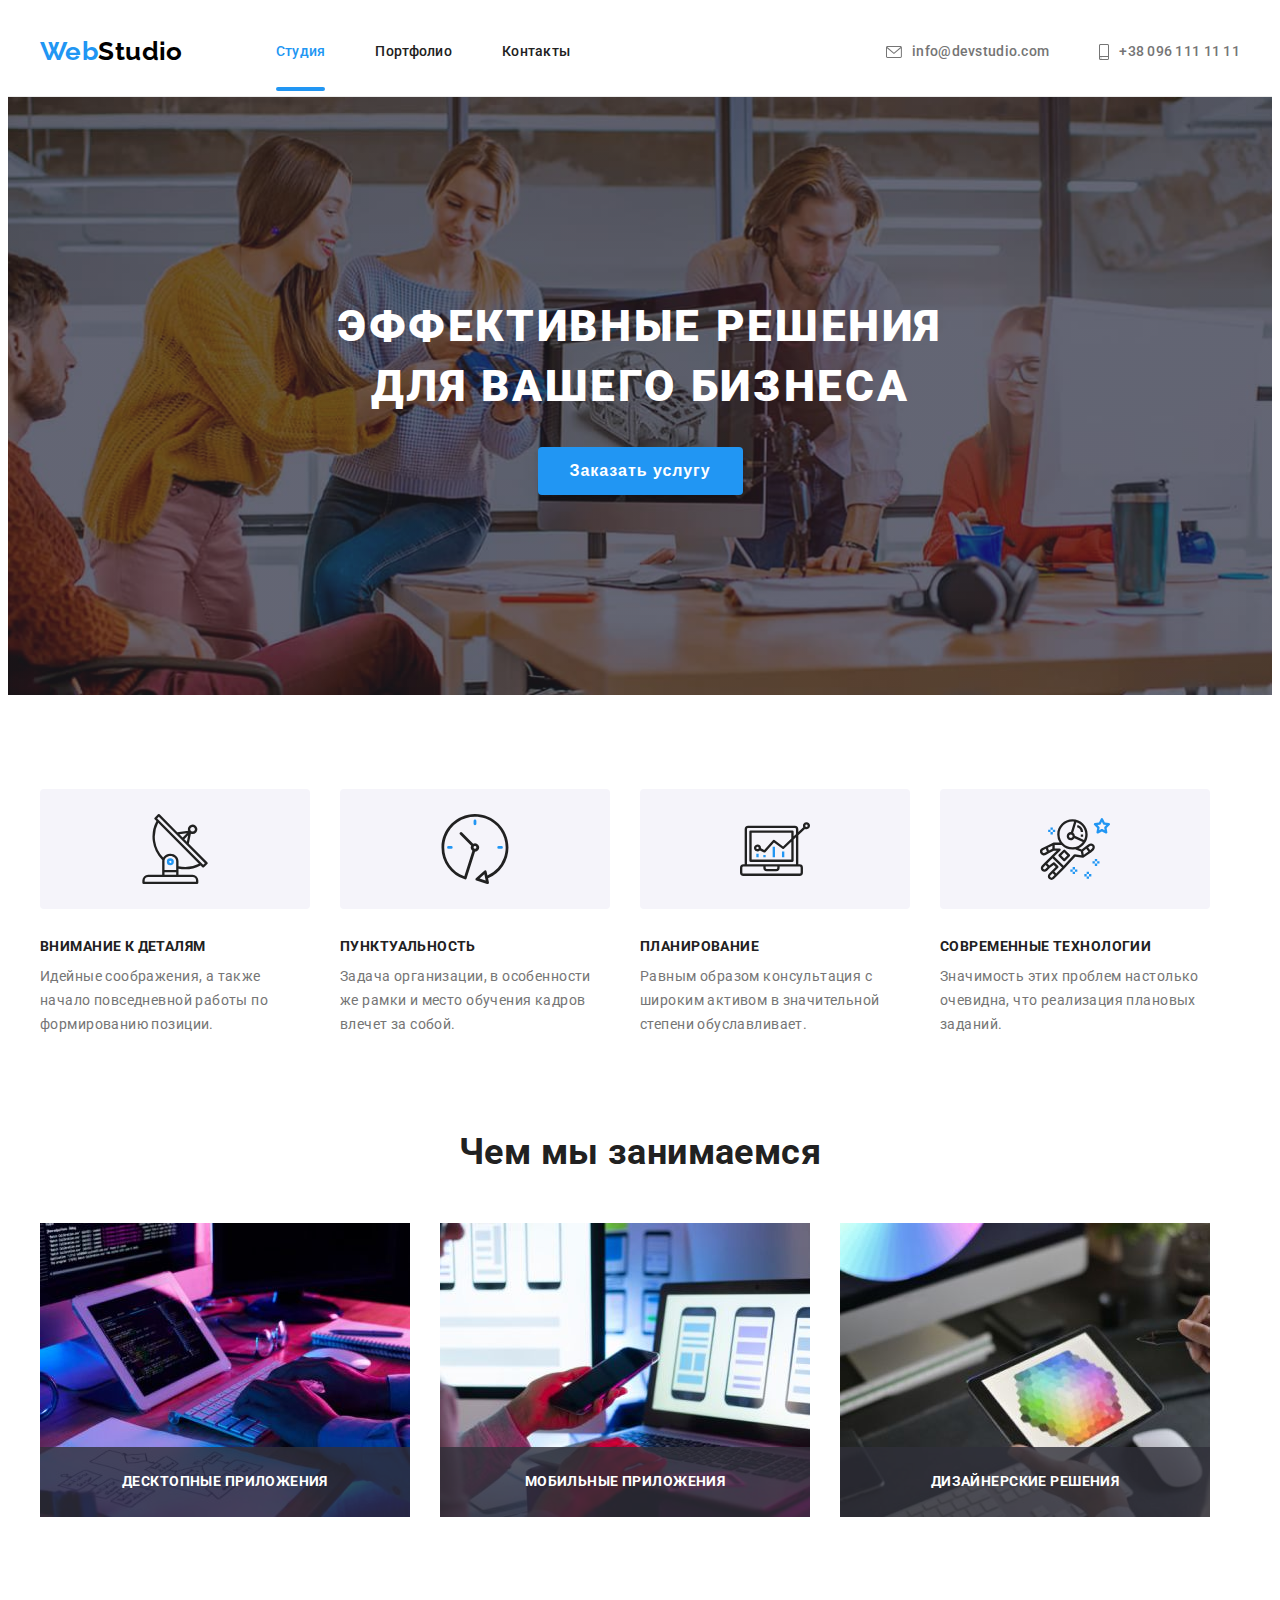
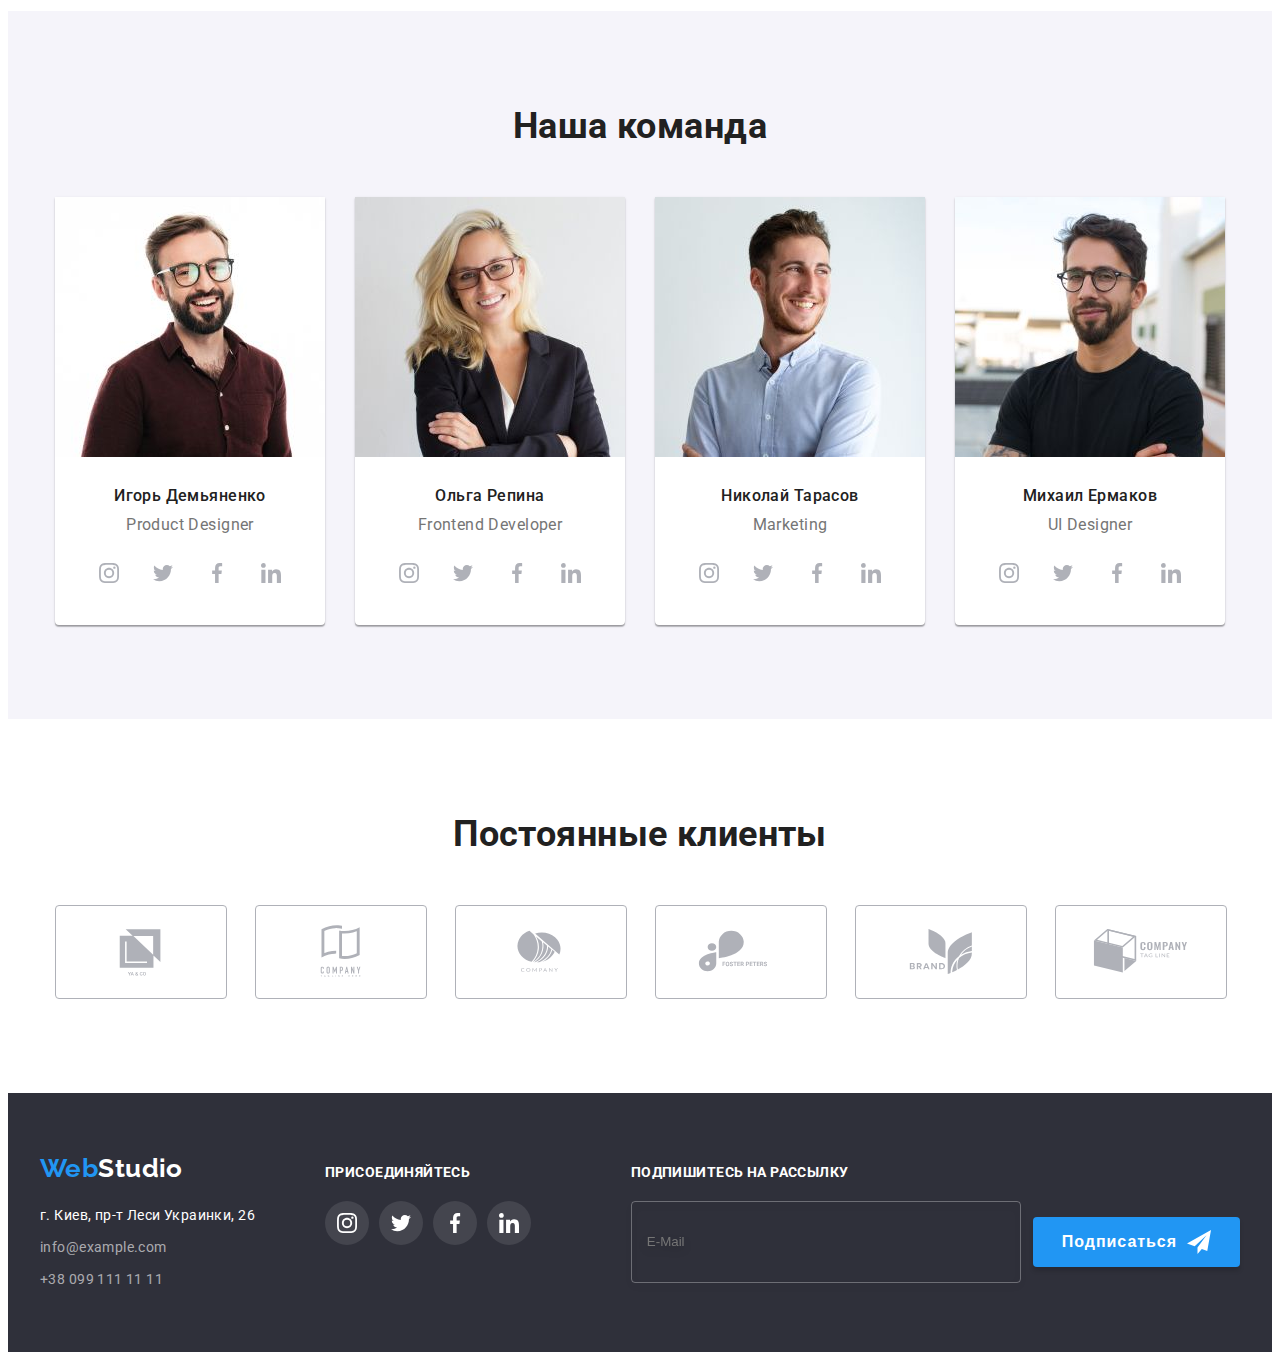
<file: index.html>
<!DOCTYPE html>
<html lang="ru">
  <head>
    <meta charset="UTF-8" />
    <meta http-equiv="X-UA-Compatible" content="IE=edge" />
    <meta name="viewport" content="width=device-width, initial-scale=1.0" />
    <title>Студия</title>
    <link rel="preconnect" href="https://fonts.googleapis.com" />
    <link rel="preconnect" href="https://fonts.gstatic.com" crossorigin />
    <link
      href="https://fonts.googleapis.com/css2?family=Raleway:wght@700&family=Roboto:wght@400;500;700;900&display=swap"
      rel="stylesheet"
    />
    <link
      rel="stylesheet"
      href="https://cdnjs.cloudflare.com/ajax/libs/modern-normalize/1.1.0/modern-normalize.min.css"
      integrity="sha512-wpPYUAdjBVSE4KJnH1VR1HeZfpl1ub8YT/NKx4PuQ5NmX2tKuGu6U/JRp5y+Y8XG2tV+wKQpNHVUX03MfMFn9Q=="
      crossorigin="anonymous"
      referrerpolicy="no-referrer"
    />
    <!-- <link
      rel="stylesheet"
      href="https://cdnjs.cloudflare.com/ajax/libs/modern-normalize/1.1.0/modern-normalize.min.css"
    /> -->
    <link rel="stylesheet" href="./css/main.min.css" />
  </head>
  <body>
    <!-- Header -->
    <header class="header">
      <div class="container container--flex">
        <a class="logo main-nav__logo" href="./index.html"
          >Web<span class="logo__part--black">Studio</span></a
        >

        <button
          type="button"
          class="menu-button"
          aria-expanded="false"
          aria-controls="menu-container"
          data-menu-button
        >
          <svg
            class="menu-button__icon"
            width="40"
            height="40"
            aria-label="Переключатель мобильного меню"
          >
            <use
              class="icon-menu-close"
              href="./images/icons.svg#icon-menu-close"
            ></use>
            <use
              class="icon-menu-open"
              href="./images/icons.svg#icon-menu-open"
            ></use>
          </svg>
        </button>
        <!-- Навигация -->
        <div class="menu-container" id="menu-container" data-menu>
          <nav class="main-nav">
            <ul class="main-nav__list">
              <li class="main-nav__item">
                <a
                  class="main-nav__link main-nav__link--highlighted"
                  href="./index.html"
                  >Студия</a
                >
              </li>
              <li class="main-nav__item">
                <a class="main-nav__link" href="./portfolio.html">Портфолио</a>
              </li>
              <li class="main-nav__item">
                <a class="main-nav__link" href="">Контакты</a>
              </li>
            </ul>
          </nav>
          <!-- Контакты -->
          <ul class="contacts">
            <li class="contacts__item">
              <a class="contacts__link" href="tel:+380961111111">
                <svg class="contacts__icon" width="10" height="16">
                  <use href="./images/icons.svg#icon-smartphone"></use>
                </svg>
                +38 096 111 11 11</a
              >
            </li>
            <li class="contacts__item">
              <a class="contacts__link" href="mailto:info@devstudio.com">
                <svg class="contacts__icon" width="16" height="12">
                  <use href="./images/icons.svg#icon-envelope"></use>
                </svg>
                info@devstudio.com</a
              >
            </li>
          </ul>
          <ul class="list social-list header__social-list">
            <li class="header-social__item" lang="en">
              <a class="header-social__link" href="">Instagram</a>
            </li>
            <li class="header-social__item" lang="en">
              <a class="header-social__link" href="">Twitter</a>
            </li>
            <li class="header-social__item" lang="en">
              <a class="header-social__link" href="">Facebook</a>
            </li>
            <li class="header-social__item" lang="en">
              <a class="header-social__link" href="">LinkedIn</a>
            </li>
          </ul>
        </div>
      </div>
    </header>
    <!-- Main -->
    <main>
      <!-- Секция1 -->
      <section class="hero">
        <div class="container">
          <h1 class="hero__title">
            Эффективные решения <br />
            для вашего бизнеса
          </h1>
          <button class="button hero__button" type="button" data-modal-open>
            Заказать услугу
          </button>
        </div>
      </section>
      <!-- Наши преимущества -->
      <section class="section section--NoBtmPdn benefits">
        <div class="container">
          <h2 class="section__title section__title--visually-hidden">
            Наши преимущества
          </h2>
          <ul class="benefits__list">
            <li class="benefits__item">
              <div class="benefits__icon-wrap">
                <svg class="benefits__icon" width="70" height="70">
                  <use href="./images/icons.svg#icon-antenna"></use>
                </svg>
              </div>
              <h3 class="benefits__title">Внимание к деталям</h3>
              <p class="benefits__description">
                Идейные соображения, а также начало повседневной работы по
                формированию позиции.
              </p>
            </li>
            <li class="benefits__item">
              <div class="benefits__icon-wrap">
                <svg class="benefits__icon" width="70" height="70">
                  <use href="./images/icons.svg#icon-clock"></use>
                </svg>
              </div>
              <h3 class="benefits__title">Пунктуальность</h3>
              <p class="benefits__description">
                Задача организации, в особенности же рамки и место обучения
                кадров влечет за собой.
              </p>
            </li>
            <li class="benefits__item">
              <div class="benefits__icon-wrap">
                <svg class="benefits__icon" width="70" height="70">
                  <use href="./images/icons.svg#icon-diagram"></use>
                </svg>
              </div>
              <h3 class="benefits__title">Планирование</h3>
              <p class="benefits__description">
                Равным образом консультация с широким активом в значительной
                степени обуславливает.
              </p>
            </li>
            <li class="benefits__item">
              <div class="benefits__icon-wrap">
                <svg class="benefits__icon" width="70" height="70">
                  <use href="./images/icons.svg#icon-astronaut"></use>
                </svg>
              </div>
              <h3 class="benefits__title">Современные технологии</h3>
              <p class="benefits__description">
                Значимость этих проблем настолько очевидна, что реализация
                плановых заданий.
              </p>
            </li>
          </ul>
        </div>
      </section>
      <!-- Чем мы занимаемся -->
      <section class="section services">
        <div class="container">
          <h2 class="section__title">Чем мы занимаемся</h2>
          <ul class="services__list">
            <li class="services__item">
              <a class="services__link" href="">
                <picture>
                  <source
                    srcset="
                      ./images/html-coding@1x-lg.jpg 1x,
                      ./images/html-coding@2x-lg.jpg 2x
                    "
                  />

                  <img
                    class="services__pic services__pic--no-gap"
                    src="./images/html-coding.jpg"
                    alt="Верстка"
                  />
                </picture>

                <h3 class="services__name">Десктопные приложения</h3></a
              >
            </li>
            <li class="services__item">
              <a class="services__link" href="">
                <picture>
                  <source
                    srcset="
                      ./images/mobile-adaption@1x-lg.jpg 1x,
                      ./images/mobile-adaption@2x-lg.jpg 2x
                    "
                  />

                  <img
                    class="services__pic services__pic--no-gap"
                    src="./images/mobile-adaptation.jpg"
                    alt="Адаптация под мобильные утройства"
                  />
                </picture>

                <h3 class="services__name">Мобильные приложения</h3></a
              >
            </li>
            <li class="services__item">
              <a class="services__link" href="">
                <picture>
                  <source
                    srcset="
                      ./images/styling@1x-lg.jpg 1x,
                      ./images/styling@2x-lg.jpg 2x
                    "
                  />

                  <img
                    class="services__pic services__pic--no-gap"
                    src="./images/styling.jpg"
                    alt="Стилизация"
                  />
                </picture>

                <h3 class="services__name">Дизайнерские решения</h3></a
              >
            </li>
          </ul>
        </div>
      </section>
      <!-- Наша команда -->
      <section class="section section--grey team">
        <div class="container">
          <h2 class="title section__title">Наша команда</h2>
          <ul class="team__list">
            <li class="team__item">
              <picture>
                <source
                  media="(min-width: 1200px)"
                  srcset="
                    ./images/igor-demianenko@1x-lg.jpg 1x,
                    ./images/igor-demianenko@2x-lg.jpg 2x
                  "
                />

                <source
                  media="(min-width: 768px)"
                  srcset="
                    ./images/igor-demianenko@1x-md.jpg 1x,
                    ./images/igor-demianenko@2x-md.jpg 2x
                  "
                />

                <source
                  media="(max-width: 767px)"
                  srcset="
                    ./images/igor-demianenko@1x-sm.jpg 1x,
                    ./images/igor-demianenko@2x-sm.jpg 2x
                  "
                />

                <img
                  class="team__pic team__pic--no-gap"
                  src="./images/igor-demianenko@1x-sm.jpg"
                  alt="Игорь Демьяненко"
                />
              </picture>

              <h3 class="team__member">Игорь Демьяненко</h3>
              <p class="team__position">Product Designer</p>
              <ul class="social-list team__social-list">
                <li class="social-list__item">
                  <a
                    class="social-list__link"
                    href=""
                    target="_blank"
                    rel="noopener noreferrer"
                  >
                    <svg class="social-list__icon" width="20" height="20">
                      <use href="./images/icons.svg#icon-instagram"></use>
                    </svg>
                  </a>
                </li>
                <li class="social-list__item">
                  <a
                    class="social-list__link"
                    href=""
                    target="_blank"
                    rel="noopener noreferrer"
                  >
                    <svg class="social-list__icon" width="20" height="20">
                      <use href="./images/icons.svg#icon-twitter"></use>
                    </svg>
                  </a>
                </li>
                <li class="social-list__item">
                  <a
                    class="social-list__link"
                    href=""
                    target="_blank"
                    rel="noopener noreferrer"
                  >
                    <svg class="social-list__icon" width="20" height="20">
                      <use href="./images/icons.svg#icon-facebook"></use>
                    </svg>
                  </a>
                </li>
                <li class="social-list__item">
                  <a
                    class="social-list__link"
                    href=""
                    target="_blank"
                    rel="noopener noreferrer"
                  >
                    <svg class="social-list__icon" width="20" height="20">
                      <use href="./images/icons.svg#icon-linkedin"></use>
                    </svg>
                  </a>
                </li>
              </ul>
            </li>
            <li class="team__item">
              <picture>
                <source
                  media="(min-width: 1200px)"
                  srcset="
                    ./images/olga-repina@1x-lg.jpg 1x,
                    ./images/olga-repina@2x-lg.jpg 2x
                  "
                />

                <source
                  media="(min-width: 768px)"
                  srcset="
                    ./images/olga-repina@1x-md.jpg 1x,
                    ./images/olga-repina@2x-md.jpg 2x
                  "
                />

                <source
                  media="(max-width: 767px)"
                  srcset="
                    ./images/olga-repina@1x-sm.jpg 1x,
                    ./images/olga-repina@2x-sm.jpg 2x
                  "
                />

                <img
                  class="team__pic team__pic--no-gap"
                  src="./images/olga-repina.jpg"
                  alt="Ольга Репина"
                />
              </picture>

              <h3 class="team__member">Ольга Репина</h3>
              <p class="team__position">Frontend Developer</p>
              <ul class="social-list team__social-list">
                <li class="social-list__item">
                  <a
                    class="social-list__link"
                    href=""
                    target="_blank"
                    rel="noopener noreferrer"
                  >
                    <svg class="social-list__icon" width="20" height="20">
                      <use href="./images/icons.svg#icon-instagram"></use>
                    </svg>
                  </a>
                </li>
                <li class="social-list__item">
                  <a
                    class="social-list__link"
                    href=""
                    target="_blank"
                    rel="noopener noreferrer"
                  >
                    <svg class="social-list__icon" width="20" height="20">
                      <use href="./images/icons.svg#icon-twitter"></use>
                    </svg>
                  </a>
                </li>
                <li class="social-list__item">
                  <a
                    class="social-list__link"
                    href=""
                    target="_blank"
                    rel="noopener noreferrer"
                  >
                    <svg class="social-list__icon" width="20" height="20">
                      <use href="./images/icons.svg#icon-facebook"></use>
                    </svg>
                  </a>
                </li>
                <li class="social-list__item">
                  <a
                    class="social-list__link"
                    href=""
                    target="_blank"
                    rel="noopener noreferrer"
                  >
                    <svg class="social-list__icon" width="20" height="20">
                      <use href="./images/icons.svg#icon-linkedin"></use>
                    </svg>
                  </a>
                </li>
              </ul>
            </li>
            <li class="team__item">
              <picture>
                <source
                  media="(min-width: 1200px)"
                  srcset="
                    ./images/nikolay-tarasov@1x-lg.jpg 1x,
                    ./images/nikolay-tarasov@2x-lg.jpg 2x
                  "
                />

                <source
                  media="(min-width: 768px)"
                  srcset="
                    ./images/nikolay-tarasov@1x-md.jpg 1x,
                    ./images/nikolay-tarasov@2x-md.jpg 2x
                  "
                />

                <source
                  media="(max-width: 767px)"
                  srcset="
                    ./images/nikolay-tarasov@1x-sm.jpg 1x,
                    ./images/nikolay-tarasov@2x-sm.jpg 2x
                  "
                />

                <img
                  class="team__pic team__pic--no-gap"
                  src="./images/nikolay-tarasov.jpg"
                  alt="Николай Тарасов"
                />
              </picture>

              <h3 class="team__member">Николай Тарасов</h3>
              <p class="team__position">Marketing</p>
              <ul class="social-list team__social-list">
                <li class="social-list__item">
                  <a
                    class="social-list__link"
                    href=""
                    target="_blank"
                    rel="noopener noreferrer"
                  >
                    <svg class="social-list__icon" width="20" height="20">
                      <use href="./images/icons.svg#icon-instagram"></use>
                    </svg>
                  </a>
                </li>
                <li class="social-list__item">
                  <a
                    class="social-list__link"
                    href=""
                    target="_blank"
                    rel="noopener noreferrer"
                  >
                    <svg class="social-list__icon" width="20" height="20">
                      <use href="./images/icons.svg#icon-twitter"></use>
                    </svg>
                  </a>
                </li>
                <li class="social-list__item">
                  <a
                    class="social-list__link"
                    href=""
                    target="_blank"
                    rel="noopener noreferrer"
                  >
                    <svg class="social-list__icon" width="20" height="20">
                      <use href="./images/icons.svg#icon-facebook"></use>
                    </svg>
                  </a>
                </li>
                <li class="social-list__item">
                  <a
                    class="social-list__link"
                    href=""
                    target="_blank"
                    rel="noopener noreferrer"
                  >
                    <svg class="social-list__icon" width="20" height="20">
                      <use href="./images/icons.svg#icon-linkedin"></use>
                    </svg>
                  </a>
                </li>
              </ul>
            </li>
            <li class="team__item">
              <picture>
                <source
                  media="(min-width: 1200px)"
                  srcset="
                    ./images/mihail-ermakov@1x-lg.jpg 1x,
                    ./images/mihail-ermakov@2x-lg.jpg 2x
                  "
                />

                <source
                  media="(min-width: 768px)"
                  srcset="
                    ./images/mihail-ermakov@1x-md.jpg 1x,
                    ./images/mihail-ermakov@2x-md.jpg 2x
                  "
                />

                <source
                  media="(max-width: 767px)"
                  srcset="
                    ./images/mihail-ermakov@1x-sm.jpg 1x,
                    ./images/mihail-ermakov@2x-sm.jpg 2x
                  "
                />

                <img
                  class="team__pic team__pic--no-gap"
                  src="./images/mihail-ermakov.jpg"
                  alt="Михаил Ермаков"
                />
              </picture>

              <h3 class="team__member">Михаил Ермаков</h3>
              <p class="team__position">UI Designer</p>
              <ul class="social-list team__social-list">
                <li class="social-list__item">
                  <a
                    class="social-list__link"
                    href=""
                    target="_blank"
                    rel="noopener noreferrer"
                  >
                    <svg class="social-list__icon" width="20" height="20">
                      <use href="./images/icons.svg#icon-instagram"></use>
                    </svg>
                  </a>
                </li>
                <li class="social-list__item">
                  <a
                    class="social-list__link"
                    href=""
                    target="_blank"
                    rel="noopener noreferrer"
                  >
                    <svg class="social-list__icon" width="20" height="20">
                      <use href="./images/icons.svg#icon-twitter"></use>
                    </svg>
                  </a>
                </li>
                <li class="social-list__item">
                  <a
                    class="social-list__link"
                    href=""
                    target="_blank"
                    rel="noopener noreferrer"
                  >
                    <svg class="social-list__icon" width="20" height="20">
                      <use href="./images/icons.svg#icon-facebook"></use>
                    </svg>
                  </a>
                </li>
                <li class="social-list__item">
                  <a
                    class="social-list__link"
                    href=""
                    target="_blank"
                    rel="noopener noreferrer"
                  >
                    <svg class="social-list__icon" width="20" height="20">
                      <use href="./images/icons.svg#icon-linkedin"></use>
                    </svg>
                  </a>
                </li>
              </ul>
            </li>
          </ul>
        </div>
      </section>
      <!-- Секция Клиенты -->
      <section class="section clients">
        <div class="container">
          <h2 class="title section__title">Постоянные клиенты</h2>
          <ul class="clients__list">
            <li class="clients__item">
              <a
                class="clients__link"
                href=""
                target="_blank"
                rel="noopener noreferrer"
              >
                <svg class="clients__icon" width="106" height="60">
                  <use href="./images/icons.svg#icon-logo-1"></use>
                </svg>
              </a>
            </li>
            <li class="clients__item">
              <a
                class="clients__link"
                href=""
                target="_blank"
                rel="noopener noreferrer"
              >
                <svg class="clients__icon" width="106" height="60">
                  <use href="./images/icons.svg#icon-logo-2"></use>
                </svg>
              </a>
            </li>
            <li class="clients__item">
              <a
                class="clients__link"
                href=""
                target="_blank"
                rel="noopener noreferrer"
              >
                <svg class="clients__icon" width="106" height="60">
                  <use href="./images/icons.svg#icon-logo-3"></use>
                </svg>
              </a>
            </li>
            <li class="clients__item">
              <a
                class="clients__link"
                href=""
                target="_blank"
                rel="noopener noreferrer"
              >
                <svg class="clients__icon" width="106" height="60">
                  <use href="./images/icons.svg#icon-logo-4"></use>
                </svg>
              </a>
            </li>
            <li class="clients__item">
              <a
                class="clients__link"
                href=""
                target="_blank"
                rel="noopener noreferrer"
              >
                <svg class="clients__icon" width="106" height="60">
                  <use href="./images/icons.svg#icon-logo-5"></use>
                </svg>
              </a>
            </li>
            <li class="clients__item">
              <a
                class="clients__link"
                href=""
                target="_blank"
                rel="noopener noreferrer"
              >
                <svg class="clients__icon" width="106" height="60">
                  <use href="./images/icons.svg#icon-logo-6"></use>
                </svg>
              </a>
            </li>
          </ul>
        </div>
      </section>
    </main>
    <!-- Footer -->
    <footer class="footer">
      <div class="container container--flex-baseline">
        <div class="footer__address">
          <a class="logo footer__logo" href="./index.html"
            >Web<span class="logo__part logo__part--white">Studio</span></a
          >
          <address>
            <p class="physical-address">г. Киев, пр-т Леси Украинки, 26</p>
            <br />
            <a class="contacts footer__contacts" href="mailto:info@example.com"
              >info@example.com</a
            ><br />
            <a class="contacts footer__contacts" href="tel:+380991111111"
              >+38 099 111 11 11</a
            >
          </address>
        </div>
        <div class="subscribe footer__subscribe">
          <b class="join">Присоединяйтесь</b>
          <ul class="social-list subscribe__social-list">
            <li class="subscribe__item">
              <a
                class="subscribe__link"
                href=""
                target="_blank"
                rel="noopener noreferrer"
              >
                <svg class="subscribe__icon" width="20" height="20">
                  <use href="./images/icons.svg#icon-instagram"></use>
                </svg>
              </a>
            </li>
            <li class="subscribe__item">
              <a
                class="subscribe__link"
                href=""
                target="_blank"
                rel="noopener noreferrer"
              >
                <svg class="subscribe__icon" width="20" height="20">
                  <use href="./images/icons.svg#icon-twitter"></use>
                </svg>
              </a>
            </li>
            <li class="subscribe__item">
              <a
                class="subscribe__link"
                href=""
                target="_blank"
                rel="noopener noreferrer"
              >
                <svg class="subscribe__icon" width="20" height="20">
                  <use href="./images/icons.svg#icon-facebook"></use>
                </svg>
              </a>
            </li>
            <li class="subscribe__item">
              <a
                class="subscribe__link"
                href=""
                target="_blank"
                rel="noopener noreferrer"
              >
                <svg class="subscribe__icon" width="20" height="20">
                  <use href="./images/icons.svg#icon-linkedin"></use>
                </svg>
              </a>
            </li>
          </ul>
        </div>
        <div class="subscription">
          <b class="join">Подпишитесь на рассылку</b>
          <form class="js-speaker-form">
            <div class="email--flex">
              <label
                class="email__label email__label--visually-hidden"
                for="email"
                >Почта</label
              >
              <input
                class="email__input"
                type="email"
                name="email"
                id="email"
                placeholder="E-Mail"
              />
              <button class="button subscription__button" type="submit">
                Подписаться
                <svg class="subscription__icon" width="24" height="24">
                  <use href="./images/icons.svg#icon-send"></use>
                </svg>
              </button>
            </div>
          </form>
        </div>
      </div>
    </footer>

    <div class="back-drop is-hidden" data-modal>
      <div class="modal">
        <form>
          <p class="appeal">Оставьте свои данные, мы вам перезвоним</p>

          <label class="label" for="name">Имя</label>
          <div class="input-field">
            <input class="input" type="text" name="name" id="name" />
            <svg class="input__icon" width="18" height="18">
              <use href="./images/icons.svg#icon-person"></use>
            </svg>
          </div>

          <label class="label" for="phone">Телефон</label>
          <div class="input-field">
            <input class="input" type="tel" name="tel-number" id="phone" />
            <svg class="input__icon" width="18" height="18">
              <use href="./images/icons.svg#icon-phone"></use>
            </svg>
          </div>

          <label class="label" for="email-modal">Почта</label>
          <div class="input-field">
            <input class="input" type="email" name="e-mail" id="email-modal" />
            <svg class="input__icon" width="18" height="18">
              <use href="./images/icons.svg#icon-email"></use>
            </svg>
          </div>

          <label class="label" for="comments">Комментарий</label>

          <textarea
            class="input-comments"
            name="comments"
            id="comments"
            placeholder="Введите текст"
          ></textarea>

          <!-- <div class="policy-field">
            <span class="custom-checkbox"></span>

            <label class="policy-label" for="policy">
              <input
                class="checkbox"
                type="checkbox"
                name="agreement"
                id="policy"
              />
              Соглашаюсь с рассылкой и принимаю
              <a
                class="policy-link"
                href=""
                target="_blank"
                rel="noopener noreferrer"
              >
                Условия договора</a
              >
            </label>
          </div> -->

          <label class="policy-label">
            <input
              class="checkbox"
              type="checkbox"
              name="agreement"
              id="policy1"
            />
            <span class="custom-checkbox"></span>
            <span
              >Соглашаюсь с рассылкой и принимаю
              <a
                class="policy-link"
                href=""
                target="_blank"
                rel="noopener noreferrer"
              >
                Условия договора</a
              ></span
            >
          </label>

          <button class="send-button" type="submit">Отправить</button>
        </form>

        <button class="close-button" type="button" data-modal-close>
          <svg class="close-icon" width="18" height="18">
            <use href="./images/icons.svg#icon-close"></use>
          </svg>
        </button>
      </div>
    </div>

    <script src="./js/mobile-menu.js"></script>
    <script src="./js/subscription.js"></script>
    <script src="./js/modal.js"></script>
  </body>
</html>
</file>
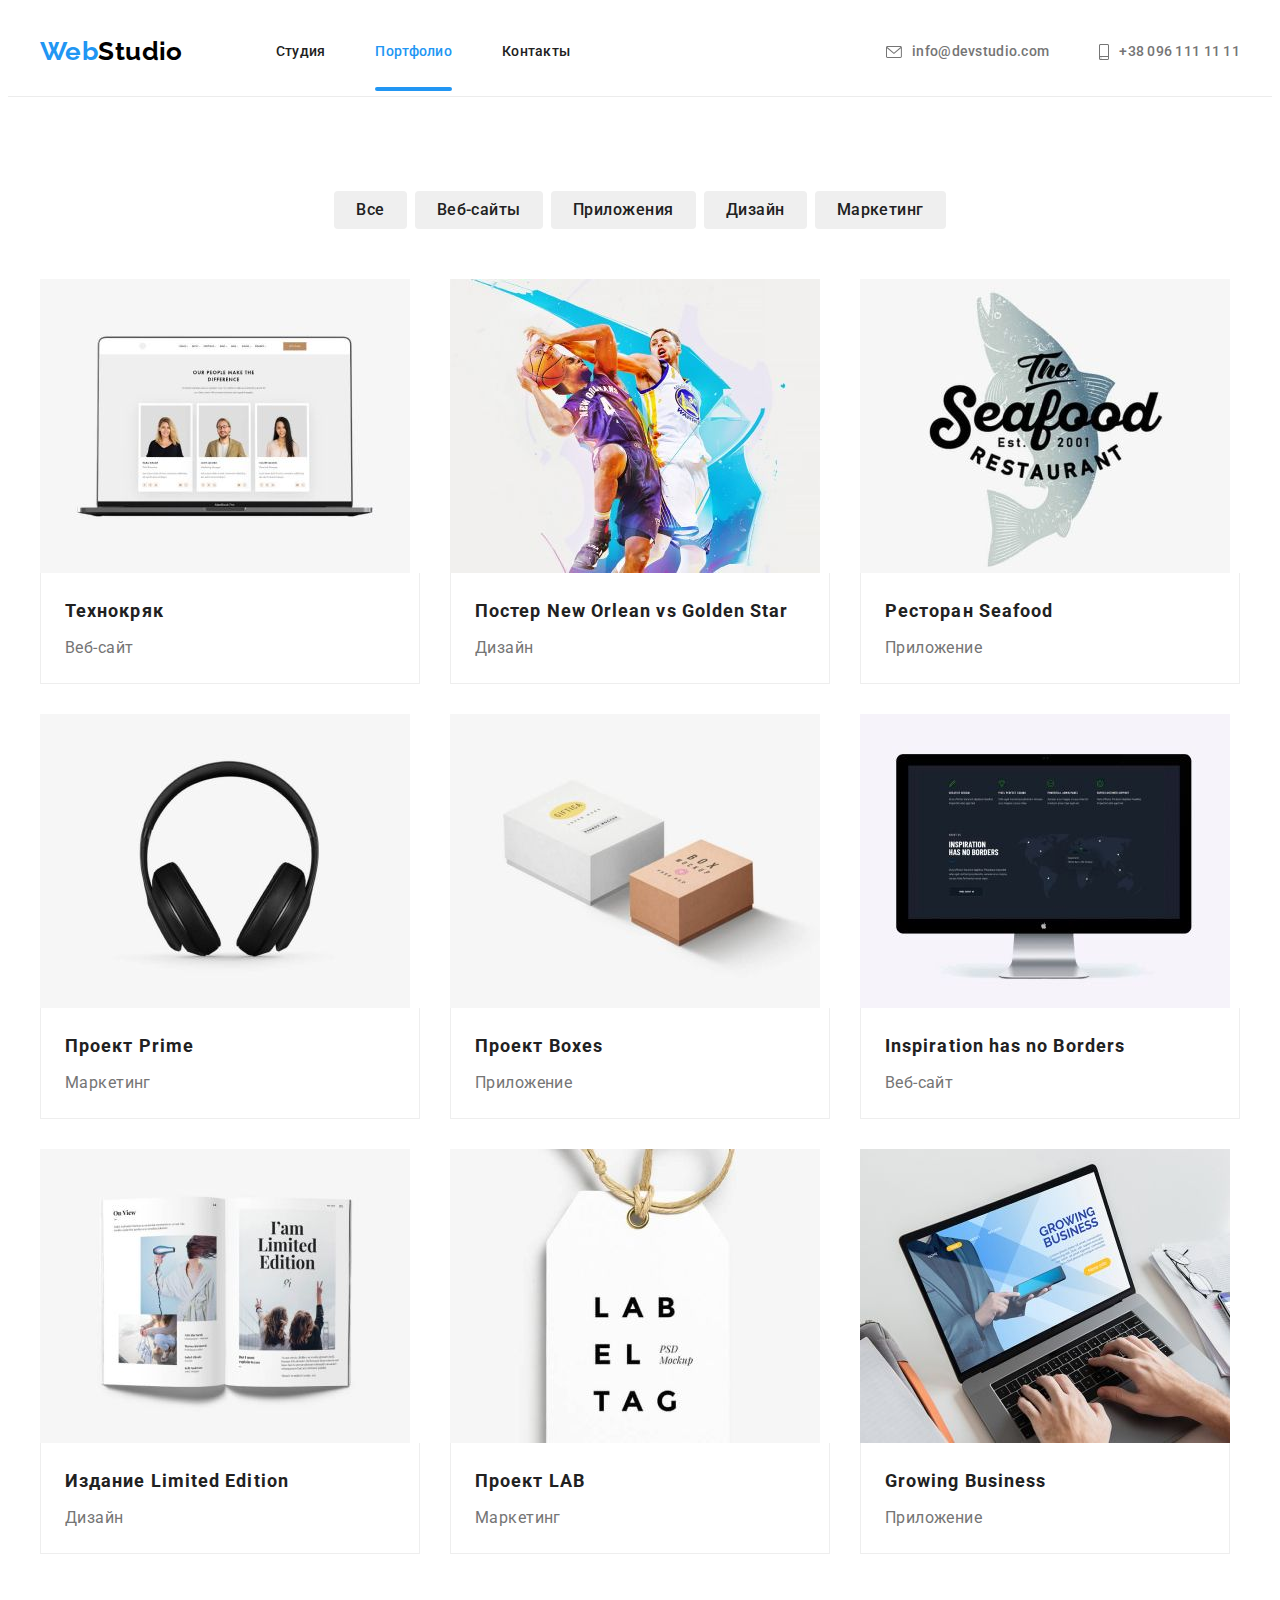
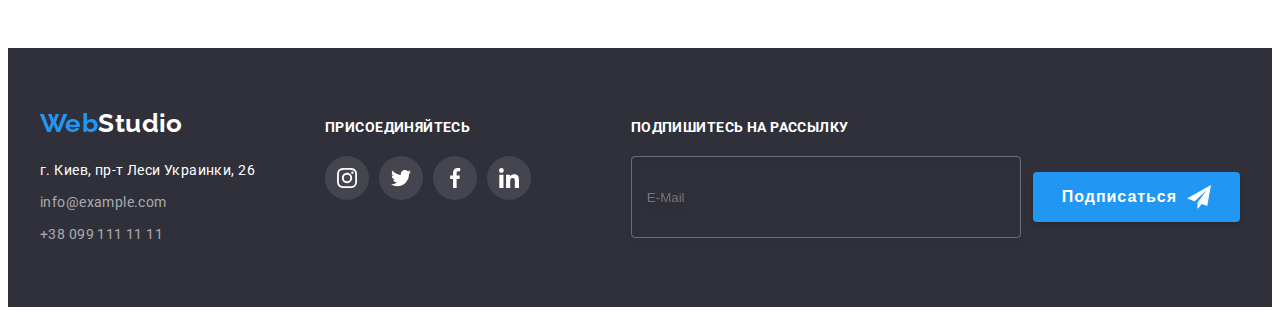
<file: portfolio.html>
<!DOCTYPE html>
<html lang="ru">
  <head>
    <meta charset="UTF-8" />
    <meta http-equiv="X-UA-Compatible" content="IE=edge" />
    <meta name="viewport" content="width=device-width, initial-scale=1.0" />
    <title>Портфолио</title>
    <link rel="preconnect" href="https://fonts.googleapis.com" />
    <link rel="preconnect" href="https://fonts.gstatic.com" crossorigin />
    <link
      href="https://fonts.googleapis.com/css2?family=Raleway:wght@700&family=Roboto:wght@400;500;700;900&display=swap"
      rel="stylesheet"
    />
    <link
      rel="stylesheet"
      href="https://cdnjs.cloudflare.com/ajax/libs/modern-normalize/1.1.0/modern-normalize.min.css"
      integrity="sha512-wpPYUAdjBVSE4KJnH1VR1HeZfpl1ub8YT/NKx4PuQ5NmX2tKuGu6U/JRp5y+Y8XG2tV+wKQpNHVUX03MfMFn9Q=="
      crossorigin="anonymous"
      referrerpolicy="no-referrer"
    />
    <!-- <link
      rel="stylesheet"
      href="https://cdnjs.cloudflare.com/ajax/libs/modern-normalize/1.1.0/modern-normalize.min.css"
    /> -->
    <link rel="stylesheet" href="./css/main.min.css" />
  </head>
  <body>
    <!-- Header -->
    <header class="header">
      <div class="container container--flex">
        <a class="logo main-nav__logo" href="./index.html"
          >Web<span class="logo__part--black">Studio</span></a
        >

        <button
          type="button"
          class="menu-button"
          aria-expanded="false"
          aria-controls="menu-container"
          data-menu-button
        >
          <svg
            class="menu-button__icon"
            width="40"
            height="40"
            aria-label="Переключатель мобильного меню"
          >
            <use
              class="icon-menu-close"
              href="./images/icons.svg#icon-menu-close"
            ></use>
            <use
              class="icon-menu-open"
              href="./images/icons.svg#icon-menu-open"
            ></use>
          </svg>
        </button>
        <!-- Навигация -->
        <div class="menu-container" id="menu-container" data-menu>
          <nav class="main-nav">
            <ul class="main-nav__list">
              <li class="main-nav__item">
                <a class="main-nav__link" href="./index.html">Студия</a>
              </li>
              <li class="main-nav__item">
                <a
                  class="main-nav__link main-nav__link--highlighted"
                  href="./portfolio.html"
                  >Портфолио</a
                >
              </li>
              <li class="main-nav__item">
                <a class="main-nav__link" href="">Контакты</a>
              </li>
            </ul>
          </nav>
          <!-- Контакты -->
          <ul class="contacts">
            <li class="contacts__item">
              <a class="contacts__link" href="tel:+380961111111">
                <svg class="contacts__icon" width="10" height="16">
                  <use href="./images/icons.svg#icon-smartphone"></use>
                </svg>
                +38 096 111 11 11</a
              >
            </li>
            <li class="contacts__item">
              <a class="contacts__link" href="mailto:info@devstudio.com">
                <svg class="contacts__icon" width="16" height="12">
                  <use href="./images/icons.svg#icon-envelope"></use>
                </svg>
                info@devstudio.com</a
              >
            </li>
          </ul>
          <ul class="list social-list header__social-list">
            <li class="header-social__item" lang="en">
              <a class="header-social__link" href="">Instagram</a>
            </li>
            <li class="header-social__item" lang="en">
              <a class="header-social__link" href="">Twitter</a>
            </li>
            <li class="header-social__item" lang="en">
              <a class="header-social__link" href="">Facebook</a>
            </li>
            <li class="header-social__item" lang="en">
              <a class="header-social__link" href="">LinkedIn</a>
            </li>
          </ul>
        </div>
      </div>
    </header>
    <!-- Main -->
    <main>
      <!-- Проекты -->
      <section class="section section__projects">
        <div class="container">
          <h1 class="section__title section__title--visually-hidden">
            Проекты
          </h1>

          <!-- Фильтр  -->
          <ul class="filter">
            <li class="filter__item">
              <button class="button filter__button" type="button">Все</button>
            </li>
            <li class="filter__item">
              <button class="button filter__button" type="button">
                Веб-сайты
              </button>
            </li>
            <li class="filter__item">
              <button class="button filter__button" type="button">
                Приложения
              </button>
            </li>
            <li class="filter__item">
              <button class="button filter__button" type="button">
                Дизайн
              </button>
            </li>
            <li class="filter__item">
              <button class="button filter__button" type="button">
                Маркетинг
              </button>
            </li>
          </ul>

          <!-- Проекты -->
          <ul class="projects">
            <li class="projects__item">
              <a class="projects__link" href="">
                <div class="thumb-wrap">
                  <picture>
                    <source
                      media="(min-width: 1200px)"
                      srcset="
                        ./images/project-01@1x-lg.jpg 1x,
                        ./images/project-01@2x-lg.jpg 2x
                      "
                    />

                    <source
                      media="(min-width: 768px)"
                      srcset="
                        ./images/project-01@1x-md.jpg 1x,
                        ./images/project-01@2x-md.jpg 2x
                      "
                    />

                    <source
                      media="(max-width: 767px)"
                      srcset="
                        ./images/project-01@1x-sm.jpg 1x,
                        ./images/project-01@2x-sm.jpg 2x
                      "
                    />
                    <img
                      class="projects__pic projects__pic--no-gap"
                      src="./images/techno.jpg"
                      alt="Макет сайта Технокряк"
                    />
                  </picture>

                  <p class="projects__details">
                    Ресурс предлагает комплексные предложения с разным уровнем
                    функционала и сервисов. Все это позволит посетителю получить
                    исчерпывающие сведения о компании или частном лице.
                  </p>
                </div>
                <div class="projects__desc">
                  <h2 class="projects__name">Технокряк</h2>
                  <span class="projects__type">Веб-сайт</span>
                </div>
              </a>
            </li>
            <li class="projects__item">
              <a class="projects__link" href=""
                ><div class="thumb-wrap">
                  <picture>
                    <source
                      media="(min-width: 1200px)"
                      srcset="
                        ./images/project-02@1x-lg.jpg 1x,
                        ./images/project-02@2x-lg.jpg 2x
                      "
                    />

                    <source
                      media="(min-width: 768px)"
                      srcset="
                        ./images/project-02@1x-md.jpg 1x,
                        ./images/project-02@2x-md.jpg 2x
                      "
                    />

                    <source
                      media="(max-width: 767px)"
                      srcset="
                        ./images/project-02@1x-sm.jpg 1x,
                        ./images/project-02@2x-sm.jpg 2x
                      "
                    />
                    <img
                      class="projects__pic projects__pic--no-gap"
                      src="./images/new-orlean-vs-glden-star.jpg"
                      alt="Постер"
                    />
                  </picture>

                  <p class="projects__details">
                    Ресурс предлагает комплексные предложения с разным уровнем
                    функционала и сервисов. Все это позволит посетителю получить
                    исчерпывающие сведения о компании или частном лице.
                  </p>
                </div>
                <div class="projects__desc">
                  <h2 class="projects__name">
                    Постер New Orlean vs Golden Star
                  </h2>
                  <span class="projects__type">Дизайн</span>
                </div></a
              >
            </li>
            <li class="projects__item">
              <a class="projects__link" href=""
                ><div class="thumb-wrap">
                  <picture>
                    <source
                      media="(min-width: 1200px)"
                      srcset="
                        ./images/project-03@1x-lg.jpg 1x,
                        ./images/project-03@2x-lg.jpg 2x
                      "
                    />

                    <source
                      media="(min-width: 768px)"
                      srcset="
                        ./images/project-03@1x-md.jpg 1x,
                        ./images/project-03@2x-md.jpg 2x
                      "
                    />

                    <source
                      media="(max-width: 767px)"
                      srcset="
                        ./images/project-03@1x-sm.jpg 1x,
                        ./images/project-03@2x-sm.jpg 2x
                      "
                    />
                    <img
                      class="projects__pic projects__pic--no-gap"
                      src="./images/seafood-restaraunt.jpg"
                      alt="Логотип ресторана Seafood "
                    />
                  </picture>

                  <p class="projects__details">
                    Ресурс предлагает комплексные предложения с разным уровнем
                    функционала и сервисов. Все это позволит посетителю получить
                    исчерпывающие сведения о компании или частном лице.
                  </p>
                </div>
                <div class="projects__desc">
                  <h2 class="projects__name">Ресторан Seafood</h2>
                  <span class="projects__type">Приложение</span>
                </div></a
              >
            </li>
            <li class="projects__item">
              <a class="projects__link" href=""
                ><div class="thumb-wrap">
                  <picture>
                    <source
                      media="(min-width: 1200px)"
                      srcset="
                        ./images/project-04@1x-lg.jpg 1x,
                        ./images/project-04@2x-lg.jpg 2x
                      "
                    />

                    <source
                      media="(min-width: 768px)"
                      srcset="
                        ./images/project-04@1x-md.jpg 1x,
                        ./images/project-04@2x-md.jpg 2x
                      "
                    />

                    <source
                      media="(max-width: 767px)"
                      srcset="
                        ./images/project-04@1x-sm.jpg 1x,
                        ./images/project-04@2x-sm.jpg 2x
                      "
                    />
                    <img
                      class="projects__pic projects__pic--no-gap"
                      src="./images/prime-project.jpg"
                      alt="Логотип Prime"
                    />
                  </picture>

                  <p class="projects__details">
                    Ресурс предлагает комплексные предложения с разным уровнем
                    функционала и сервисов. Все это позволит посетителю получить
                    исчерпывающие сведения о компании или частном лице.
                  </p>
                </div>
                <div class="projects__desc">
                  <h2 class="projects__name">Проект Prime</h2>
                  <span class="projects__type">Маркетинг</span>
                </div></a
              >
            </li>
            <li class="projects__item">
              <a class="projects__link" href=""
                ><div class="thumb-wrap">
                  <picture>
                    <source
                      media="(min-width: 1200px)"
                      srcset="
                        ./images/project-05@1x-lg.jpg 1x,
                        ./images/project-05@2x-lg.jpg 2x
                      "
                    />

                    <source
                      media="(min-width: 768px)"
                      srcset="
                        ./images/project-05@1x-md.jpg 1x,
                        ./images/project-05@2x-md.jpg 2x
                      "
                    />

                    <source
                      media="(max-width: 767px)"
                      srcset="
                        ./images/project-05@1x-sm.jpg 1x,
                        ./images/project-05@2x-sm.jpg 2x
                      "
                    />
                    <img
                      class="projects__pic projects__pic--no-gap"
                      src="./images/boxes-project.jpg"
                      alt="Логотип Boxes"
                    />
                  </picture>

                  <p class="projects__details">
                    Ресурс предлагает комплексные предложения с разным уровнем
                    функционала и сервисов. Все это позволит посетителю получить
                    исчерпывающие сведения о компании или частном лице.
                  </p>
                </div>
                <div class="projects__desc">
                  <h2 class="projects__name">Проект Boxes</h2>
                  <span class="projects__type">Приложение</span>
                </div></a
              >
            </li>
            <li class="projects__item">
              <a class="projects__link" href=""
                ><div class="thumb-wrap">
                  <picture>
                    <source
                      media="(min-width: 1200px)"
                      srcset="
                        ./images/project-06@1x-lg.jpg 1x,
                        ./images/project-06@2x-lg.jpg 2x
                      "
                    />

                    <source
                      media="(min-width: 768px)"
                      srcset="
                        ./images/project-06@1x-md.jpg 1x,
                        ./images/project-06@2x-md.jpg 2x
                      "
                    />

                    <source
                      media="(max-width: 767px)"
                      srcset="
                        ./images/project-06@1x-sm.jpg 1x,
                        ./images/project-06@2x-sm.jpg 2x
                      "
                    />
                    <img
                      class="projects__pic projects__pic--no-gap"
                      src="./images/inspiration-no-borders.jpg"
                      alt="Макет сайта Inspiration has no Borders"
                    />
                  </picture>

                  <p class="projects__details">
                    Ресурс предлагает комплексные предложения с разным уровнем
                    функционала и сервисов. Все это позволит посетителю получить
                    исчерпывающие сведения о компании или частном лице.
                  </p>
                </div>
                <div class="projects__desc">
                  <h2 class="projects__name">Inspiration has no Borders</h2>
                  <span class="projects__type">Веб-сайт</span>
                </div></a
              >
            </li>
            <li class="projects__item">
              <a class="projects__link" href=""
                ><div class="thumb-wrap">
                  <picture>
                    <source
                      media="(min-width: 1200px)"
                      srcset="
                        ./images/project-07@1x-lg.jpg 1x,
                        ./images/project-07@2x-lg.jpg 2x
                      "
                    />

                    <source
                      media="(min-width: 768px)"
                      srcset="
                        ./images/project-07@1x-md.jpg 1x,
                        ./images/project-07@2x-md.jpg 2x
                      "
                    />

                    <source
                      media="(max-width: 767px)"
                      srcset="
                        ./images/project-07@1x-sm.jpg 1x,
                        ./images/project-07@2x-sm.jpg 2x
                      "
                    />
                    <img
                      class="projects__pic projects__pic--no-gap"
                      src="./images/publication-limited-edition.jpg"
                      alt="Журнал издания Limited Edition"
                    />
                  </picture>

                  <p class="projects__details">
                    Ресурс предлагает комплексные предложения с разным уровнем
                    функционала и сервисов. Все это позволит посетителю получить
                    исчерпывающие сведения о компании или частном лице.
                  </p>
                </div>
                <div class="projects__desc">
                  <h2 class="projects__name">Издание Limited Edition</h2>
                  <span class="projects__type">Дизайн</span>
                </div></a
              >
            </li>
            <li class="projects__item">
              <a class="projects__link" href=""
                ><div class="thumb-wrap">
                  <picture>
                    <source
                      media="(min-width: 1200px)"
                      srcset="
                        ./images/project-08@1x-lg.jpg 1x,
                        ./images/project-08@2x-lg.jpg 2x
                      "
                    />

                    <source
                      media="(min-width: 768px)"
                      srcset="
                        ./images/project-08@1x-md.jpg 1x,
                        ./images/project-08@2x-md.jpg 2x
                      "
                    />

                    <source
                      media="(max-width: 767px)"
                      srcset="
                        ./images/project-08@1x-sm.jpg 1x,
                        ./images/project-08@2x-sm.jpg 2x
                      "
                    />
                    <img
                      class="projects__pic projects__pic--no-gap"
                      src="./images/lab-project.jpg"
                      alt="Продукт LAB "
                    />
                  </picture>

                  <p class="projects__details">
                    Ресурс предлагает комплексные предложения с разным уровнем
                    функционала и сервисов. Все это позволит посетителю получить
                    исчерпывающие сведения о компании или частном лице.
                  </p>
                </div>
                <div class="projects__desc">
                  <h2 class="projects__name">Проект LAB</h2>
                  <span class="projects__type">Маркетинг</span>
                </div></a
              >
            </li>
            <li class="projects__item">
              <a class="projects__link" href=""
                ><div class="thumb-wrap">
                  <picture>
                    <source
                      media="(min-width: 1200px)"
                      srcset="
                        ./images/project-09@1x-lg.jpg 1x,
                        ./images/project-09@2x-lg.jpg 2x
                      "
                    />

                    <source
                      media="(min-width: 768px)"
                      srcset="
                        ./images/project-09@1x-md.jpg 1x,
                        ./images/project-09@2x-md.jpg 2x
                      "
                    />

                    <source
                      media="(max-width: 767px)"
                      srcset="
                        ./images/project-09@1x-sm.jpg 1x,
                        ./images/project-09@2x-sm.jpg 2x
                      "
                    />
                    <img
                      class="projects__pic projects__pic--no-gap"
                      src="./images/growing-business.jpg"
                      alt="Макет сайта Growing Business "
                    />
                  </picture>

                  <p class="projects__details">
                    Ресурс предлагает комплексные предложения с разным уровнем
                    функционала и сервисов. Все это позволит посетителю получить
                    исчерпывающие сведения о компании или частном лице.
                  </p>
                </div>
                <div class="projects__desc">
                  <h2 class="projects__name">Growing Business</h2>
                  <span class="projects__type">Приложение</span>
                </div></a
              >
            </li>
          </ul>
        </div>
      </section>
    </main>
    <!-- Footer -->
    <footer class="footer">
      <div class="container container--flex-baseline">
        <div class="footer__address">
          <a class="logo footer__logo" href="./index.html"
            >Web<span class="logo__part logo__part--white">Studio</span></a
          >
          <address>
            <p class="physical-address">г. Киев, пр-т Леси Украинки, 26</p>
            <br />
            <a class="contacts footer__contacts" href="mailto:info@example.com"
              >info@example.com</a
            ><br />
            <a class="contacts footer__contacts" href="tel:+380991111111"
              >+38 099 111 11 11</a
            >
          </address>
        </div>
        <div class="subscribe footer__subscribe">
          <b class="join">Присоединяйтесь</b>
          <ul class="social-list subscribe__social-list">
            <li class="subscribe__item">
              <a
                class="subscribe__link"
                href=""
                target="_blank"
                rel="noopener noreferrer"
              >
                <svg class="subscribe__icon" width="20" height="20">
                  <use href="./images/icons.svg#icon-instagram"></use>
                </svg>
              </a>
            </li>
            <li class="subscribe__item">
              <a
                class="subscribe__link"
                href=""
                target="_blank"
                rel="noopener noreferrer"
              >
                <svg class="subscribe__icon" width="20" height="20">
                  <use href="./images/icons.svg#icon-twitter"></use>
                </svg>
              </a>
            </li>
            <li class="subscribe__item">
              <a
                class="subscribe__link"
                href=""
                target="_blank"
                rel="noopener noreferrer"
              >
                <svg class="subscribe__icon" width="20" height="20">
                  <use href="./images/icons.svg#icon-facebook"></use>
                </svg>
              </a>
            </li>
            <li class="subscribe__item">
              <a
                class="subscribe__link"
                href=""
                target="_blank"
                rel="noopener noreferrer"
              >
                <svg class="subscribe__icon" width="20" height="20">
                  <use href="./images/icons.svg#icon-linkedin"></use>
                </svg>
              </a>
            </li>
          </ul>
        </div>
        <div class="subscription">
          <b class="join">Подпишитесь на рассылку</b>
          <form class="js-speaker-form">
            <div class="email--flex">
              <label
                class="email__label email__label--visually-hidden"
                for="email"
                >Почта</label
              >
              <input
                class="email__input"
                type="email"
                name="email"
                id="email"
                placeholder="E-Mail"
              />
              <button class="button subscription__button" type="submit">
                Подписаться
                <svg class="subscription__icon" width="24" height="24">
                  <use href="./images/icons.svg#icon-send"></use>
                </svg>
              </button>
            </div>
          </form>
        </div>
      </div>
    </footer>
    <script src="./js/mobile-menu.js"></script>
    <script src="./js/subscription.js"></script>
  </body>
</html>
</file>
<file: css/main.min.css>
:root{--font-family-roboto: "Roboto", sans-serif;--font-family-raleway: "Raleway", sans-serif;--background-color: #ffffff;--nav-link-color: #212121;--focus-color: #2196f3;--logo-color: #2196f3;--text-color: #757575;--title-color: #212121;--button-text-color: #212121}.email__label--visually-hidden,.section__title--visually-hidden{position:absolute;width:1px;height:1px;margin:-1px;border:0;padding:0;white-space:nowrap;-webkit-clip-path:inset(100%);clip-path:inset(100%);clip:rect(0 0 0 0);overflow:hidden}body{background-color:var(--background-color);color:var(--text-color);font-family:var(--font-family-roboto);font-size:14px;line-height:1.71;letter-spacing:.03em}@media screen and (min-width: 320px){body{overflow-x:hidden}}body.mobile-menu-open{overflow:hidden}body.modal-open{overflow:hidden}img{display:block;max-width:100%;height:auto;-o-object-fit:cover;object-fit:cover;-o-object-position:center;object-position:center}.container{margin-top:0;margin-bottom:0;margin-right:auto;margin-left:auto;padding-left:15px;padding-right:15px}@media screen and (min-width: 480px){.container{width:480px}}@media screen and (min-width: 768px){.container{width:768px}}@media screen and (min-width: 1200px){.container{width:1200px}}.container--flex{display:-webkit-box;display:-ms-flexbox;display:flex;-webkit-box-align:center;-ms-flex-align:center;align-items:center}@media screen and (min-width: 768px){.container--flex-baseline{display:-webkit-box;display:-ms-flexbox;display:flex;-ms-flex-wrap:wrap;flex-wrap:wrap;-webkit-box-align:baseline;-ms-flex-align:baseline;align-items:baseline;-ms-flex-pack:distribute;justify-content:space-around}}@media screen and (min-width: 1200px){.container--flex-baseline{display:-webkit-box;display:-ms-flexbox;display:flex;-webkit-box-align:baseline;-ms-flex-align:baseline;align-items:baseline}}.section{padding-top:60px;padding-bottom:60px}@media screen and (min-width: 1200px){.section{padding-top:94px;padding-bottom:94px}}@media screen and (min-width: 1200px){.section--NoBtmPdn{padding-bottom:0}}.section--grey{--background-color: #f5f4fa;background-color:var(--background-color)}.section__title{margin:0;margin-bottom:30px;color:var(--title-color);font-size:28px;line-height:1.1785714286;text-align:center}@media screen and (min-width: 1200px){.section__title{margin-bottom:50px}}@media screen and (min-width: 1200px){.section__title{font-size:36px;line-height:1.1666666667}}.header{border-bottom:1px solid #ececec}.main-nav{margin:0}@media screen and (min-width: 768px){.main-nav{display:-webkit-box;display:-ms-flexbox;display:flex;-webkit-box-align:center;-ms-flex-align:center;align-items:center;margin:0;margin-right:84px}}@media screen and (min-width: 1200px){.main-nav{margin-right:0}}.main-nav__list{margin:0;padding:0;list-style:none}@media screen and (min-width: 768px){.main-nav__list{display:-webkit-box;display:-ms-flexbox;display:flex;-webkit-box-align:center;-ms-flex-align:center;align-items:center}}.main-nav__item{margin:0}.main-nav__item:not(:last-child){margin-bottom:32px}@media screen and (min-width: 768px){.main-nav__item:not(:last-child){margin:0;margin-right:50px}}.main-nav__link{color:var(--nav-link-color);font-weight:500;line-height:1.14;letter-spacing:.02em;text-decoration:none;-webkit-transition:color 250ms cubic-bezier(0.4, 0, 0.2, 1);transition:color 250ms cubic-bezier(0.4, 0, 0.2, 1)}@media screen and (max-width: 767px){.main-nav__link{font-family:"Roboto";font-style:normal;font-weight:500;font-size:40px;line-height:47px;text-align:center;letter-spacing:.02em}}@media screen and (min-width: 768px){.main-nav__link{position:relative;padding-top:32px;padding-bottom:32px}}@media screen and (min-width: 768px){.main-nav__link--highlighted::after{content:"";position:absolute;left:0;bottom:0;width:100%;height:4px;background-color:#2196f3;border-radius:2px}}.main-nav__link--highlighted,.main-nav__link:hover,.main-nav__link:focus{color:var(--focus-color)}.contacts{margin:0;padding:0;list-style:none}@media screen and (min-width: 768px){.contacts{display:-webkit-box;display:-ms-flexbox;display:flex;margin:0;-webkit-box-orient:vertical;-webkit-box-direction:reverse;-ms-flex-direction:column-reverse;flex-direction:column-reverse}}@media screen and (min-width: 1200px){.contacts{display:-webkit-box;display:-ms-flexbox;display:flex;-webkit-box-orient:horizontal;-webkit-box-direction:reverse;-ms-flex-direction:row-reverse;flex-direction:row-reverse;-webkit-box-align:center;-ms-flex-align:center;align-items:center;margin-left:auto}}.contacts__item{margin:0;padding:0;font-weight:500;letter-spacing:.02em}@media screen and (min-width: 768px)and (max-width: 1199px){.contacts__item{font-size:12px;line-height:1.1666666667}}@media screen and (max-width: 767px){.contacts__item:last-child{font-size:24px;line-height:1.1666666667}}@media screen and (max-width: 767px){.contacts__item:first-child{color:var(--focus-color);font-size:34px;line-height:1.1764705882}}.contacts__item:not(:last-child){margin-bottom:32px}@media screen and (min-width: 768px){.contacts__item:not(:last-child){margin:0;margin-top:10px}}@media screen and (min-width: 1200px){.contacts__item:not(:last-child){margin:0;margin-left:50px}}.contacts__link{display:-webkit-inline-box;display:-ms-inline-flexbox;display:inline-flex;-webkit-box-align:center;-ms-flex-align:center;align-items:center;color:currentColor;font-weight:500;letter-spacing:.02em;text-decoration:none;-webkit-transition:color 250ms cubic-bezier(0.4, 0, 0.2, 1);transition:color 250ms cubic-bezier(0.4, 0, 0.2, 1)}@media screen and (min-width: 1200px){.contacts__link{padding-top:32px;padding-bottom:32px}}.contacts__link:hover,.contacts__link:focus{color:var(--focus-color)}.contacts__icon{display:none}@media screen and (min-width: 768px){.contacts__icon{display:block;margin-right:8px;fill:currentColor}}@media screen and (min-width: 1200px){.contacts__icon{margin-right:10px}}.header__social-list{margin:0;padding:0;display:-webkit-box;display:-ms-flexbox;display:flex;list-style:none}@media screen and (min-width: 768px){.header__social-list{display:none}}.header-social__item:not(:last-child){margin-right:10px;padding-right:10px;border-right:1px solid rgba(33,33,33,.2)}.header-social__link{color:#2196f3;font-weight:500;letter-spacing:.02em;font-size:18px;line-height:1.2222222222;text-decoration:none}.logo{color:var(--logo-color);font-family:"Raleway",sans-serif;font-weight:700;font-size:24px;line-height:1.1666666667;text-decoration:none}@media screen and (min-width: 1200px){.logo{font-size:26px;line-height:1.1923076923}}.logo__part--black{--logo-color: #000000;color:var(--logo-color)}.main-nav__logo{margin:0;padding:16px 0px}@media screen and (min-width: 768px){.main-nav__logo{margin-right:88px;padding:26px 0px}}@media screen and (min-width: 1200px){.main-nav__logo{margin-right:93px;padding-top:25px;padding-bottom:25px}}.menu-button{z-index:1000;display:-webkit-inline-box;display:-ms-inline-flexbox;display:inline-flex;-webkit-box-pack:center;-ms-flex-pack:center;justify-content:center;-webkit-box-align:center;-ms-flex-align:center;align-items:center;margin:0;margin-left:auto;padding:0;border:none;background-color:rgba(0,0,0,0);color:currentColor}@media screen and (min-width: 768px){.menu-button{display:none}}.menu-button:active{color:var(--focus-color)}.menu-button__icon{fill:currentColor}.menu-button .icon-menu-close{display:none}.menu-button.is-open .icon-menu-close{display:block}.menu-button.is-open .icon-menu-open{display:none}.menu-container{background-color:var(--background-color)}@media screen and (max-width: 767px){.menu-container{display:none;position:fixed;top:0;left:0;width:100%;height:100%;z-index:999;padding:48px 40px;overflow:scroll}.menu-container.is-open{display:-webkit-box;display:-ms-flexbox;display:flex;-webkit-box-orient:vertical;-webkit-box-direction:normal;-ms-flex-direction:column;flex-direction:column;-webkit-box-pack:justify;-ms-flex-pack:justify;justify-content:space-between}}@media screen and (min-width: 768px){.menu-container{display:-webkit-box;display:-ms-flexbox;display:flex;-webkit-box-align:center;-ms-flex-align:center;align-items:center;-webkit-box-flex:1;-ms-flex-positive:1;flex-grow:1}}.hero{max-width:1600px;margin-left:auto;margin-right:auto;padding-top:118px;padding-bottom:118px;background-color:#c4c4c4;background-image:-webkit-gradient(linear, left top, right top, from(rgba(47, 48, 58, 0.4)), to(rgba(47, 48, 58, 0.4))),url(../images/hero@1x-sm.jpg);background-image:linear-gradient(to right, rgba(47, 48, 58, 0.4), rgba(47, 48, 58, 0.4)),url(../images/hero@1x-sm.jpg);background-size:cover;background-repeat:no-repeat;background-position:center}@media screen and (min-width: 1200px){.hero{padding-top:200px;padding-bottom:200px}}@media(min-device-pixel-ratio: 2),(-webkit-min-device-pixel-ratio: 2),(min-resolution: 192dpi),(min-resolution: 2dppx){.hero{background-image:-webkit-gradient(linear, left top, right top, from(rgba(47, 48, 58, 0.4)), to(rgba(47, 48, 58, 0.4))),url(../images/hero@2x-sm.jpg);background-image:linear-gradient(to right, rgba(47, 48, 58, 0.4), rgba(47, 48, 58, 0.4)),url(../images/hero@2x-sm.jpg)}}@media screen and (min-width: 768px){.hero{background-image:-webkit-gradient(linear, left top, right top, from(rgba(47, 48, 58, 0.4)), to(rgba(47, 48, 58, 0.4))),url(../images/hero@1x-md.jpg);background-image:linear-gradient(to right, rgba(47, 48, 58, 0.4), rgba(47, 48, 58, 0.4)),url(../images/hero@1x-md.jpg)}}@media screen and (min-width: 768px)and (min-device-pixel-ratio: 2),screen and (min-width: 768px)and (-webkit-min-device-pixel-ratio: 2),screen and (min-width: 768px)and (min-resolution: 192dpi),screen and (min-width: 768px)and (min-resolution: 2dppx){.hero{background-image:-webkit-gradient(linear, left top, right top, from(rgba(47, 48, 58, 0.4)), to(rgba(47, 48, 58, 0.4))),url(../images/hero@2x-md.jpg);background-image:linear-gradient(to right, rgba(47, 48, 58, 0.4), rgba(47, 48, 58, 0.4)),url(../images/hero@2x-md.jpg)}}@media screen and (min-width: 1200px){.hero{background-image:-webkit-gradient(linear, left top, right top, from(rgba(47, 48, 58, 0.4)), to(rgba(47, 48, 58, 0.4))),url(../images/hero@1x-lg.jpg);background-image:linear-gradient(to right, rgba(47, 48, 58, 0.4), rgba(47, 48, 58, 0.4)),url(../images/hero@1x-lg.jpg)}}@media screen and (min-width: 1200px)and (min-device-pixel-ratio: 2),screen and (min-width: 1200px)and (-webkit-min-device-pixel-ratio: 2),screen and (min-width: 1200px)and (min-resolution: 192dpi),screen and (min-width: 1200px)and (min-resolution: 2dppx){.hero{background-image:-webkit-gradient(linear, left top, right top, from(rgba(47, 48, 58, 0.4)), to(rgba(47, 48, 58, 0.4))),url(../images/hero@2x-lg.jpg);background-image:linear-gradient(to right, rgba(47, 48, 58, 0.4), rgba(47, 48, 58, 0.4)),url(../images/hero@2x-lg.jpg)}}.hero__title{margin:0;margin-bottom:30px;font-weight:900;font-size:26px;line-height:1.6153846154;text-align:center;letter-spacing:.06em;text-transform:uppercase;--title-color: #ffffff;color:var(--title-color)}@media screen and (min-width: 1200px){.hero__title{font-size:44px;line-height:1.36}}.hero__button{display:block;padding-top:10px;padding-bottom:10px;padding-right:32px;padding-left:32px;margin-right:auto;margin-left:auto;border:none;border-radius:4px;--button-text-color: #ffffff;color:var(--button-text-color);background-color:var(--focus-color);font-size:16px;font-weight:700;line-height:1.8;letter-spacing:.06em;cursor:pointer;-webkit-box-shadow:0px 4px 4px rgba(0,0,0,.15);box-shadow:0px 4px 4px rgba(0,0,0,.15);-webkit-transition:color 250ms cubic-bezier(0.4, 0, 0.2, 1),background-color 250ms cubic-bezier(0.4, 0, 0.2, 1);transition:color 250ms cubic-bezier(0.4, 0, 0.2, 1),background-color 250ms cubic-bezier(0.4, 0, 0.2, 1)}.hero__button:hover,.hero__button:focus{--button-text-color: #000000;color:var(--button-text-color);--focus-color: #ffffff;background-color:var(--focus-color)}.benefits__icon-wrap{display:-webkit-box;display:-ms-flexbox;display:flex;height:120px;margin-bottom:30px;-webkit-box-align:center;-ms-flex-align:center;align-items:center;-webkit-box-pack:center;-ms-flex-pack:center;justify-content:center;background-color:#f5f4fa;border-radius:4px}.benefits__list{margin:0;padding:0;list-style:none;display:-webkit-box;display:-ms-flexbox;display:flex;-webkit-box-orient:vertical;-webkit-box-direction:normal;-ms-flex-direction:column;flex-direction:column;gap:30px}@media screen and (min-width: 768px){.benefits__list{-webkit-box-orient:horizontal;-webkit-box-direction:normal;-ms-flex-direction:row;flex-direction:row;-ms-flex-wrap:wrap;flex-wrap:wrap}}@media screen and (min-width: 768px){.benefits__item{margin:0;-ms-flex-preferred-size:354px;flex-basis:354px}}@media screen and (min-width: 1200px){.benefits__item{-ms-flex-preferred-size:270px;flex-basis:270px}}.benefits__title{margin:0;margin-bottom:10px;text-align:center;color:var(--title-color);font-style:normal;font-size:14px;line-height:1.14;text-transform:uppercase}@media screen and (min-width: 768px){.benefits__title{text-align:left}}.benefits__description{margin:0}.services{display:none}@media screen and (min-width: 1200px){.services{display:block}}.services__list{display:-webkit-box;display:-ms-flexbox;display:flex;margin:0;padding:0;list-style:none}.services__item+.services__item{margin-left:30px}.services__pic--no-gap{display:block}.services__link{position:relative;text-decoration:none}.services__name{position:absolute;bottom:0;left:0;width:100%;margin:0;padding-top:27px;padding-bottom:27px;background-color:rgba(47,48,58,.8);font-size:inherit;line-height:1.14;text-align:center;letter-spacing:.03em;text-transform:uppercase;color:#fff}.team__list{margin:0;padding:0;list-style:none}@media screen and (min-width: 768px){.team__list{display:-webkit-box;display:-ms-flexbox;display:flex;-ms-flex-wrap:wrap;flex-wrap:wrap;-webkit-box-pack:center;-ms-flex-pack:center;justify-content:center;gap:30px}}.team__item{padding-bottom:30px;--background-color: #ffffff;background-color:var(--background-color);-webkit-box-shadow:0px 1px 3px rgba(0,0,0,.12),0px 1px 1px rgba(0,0,0,.14),0px 2px 1px rgba(0,0,0,.2);box-shadow:0px 1px 3px rgba(0,0,0,.12),0px 1px 1px rgba(0,0,0,.14),0px 2px 1px rgba(0,0,0,.2);border-radius:0px 0px 4px 4px}@media screen and (max-width: 767px){.team__item:not(:last-child){margin-bottom:30px}}.team__pic--no-gap{display:block;margin:0 auto;margin-bottom:30px}.team__member{margin:0;margin-bottom:10px;color:var(--title-color);font-weight:500;font-size:16px;line-height:1.18;text-align:center}.team__position{margin:0;margin-bottom:16px;color:var(--text-color);font-size:16px;line-height:1.18;text-align:center}.team__social-list{display:-webkit-box;display:-ms-flexbox;display:flex;list-style:none;margin:0;padding:0;-webkit-box-pack:center;-ms-flex-pack:center;justify-content:center}.social-list__item+.social-list__item{margin-left:10px}.social-list__link{display:-webkit-inline-box;display:-ms-inline-flexbox;display:inline-flex;width:44px;height:44px;-webkit-box-align:center;-ms-flex-align:center;align-items:center;-webkit-box-pack:center;-ms-flex-pack:center;justify-content:center;color:#afb1b8;background-color:#fff;border-radius:50%;text-decoration:none;-webkit-transition:color 250ms cubic-bezier(0.4, 0, 0.2, 1),background-color 250ms cubic-bezier(0.4, 0, 0.2, 1);transition:color 250ms cubic-bezier(0.4, 0, 0.2, 1),background-color 250ms cubic-bezier(0.4, 0, 0.2, 1)}.social-list__link:focus,.social-list__link:hover{color:#fff;background-color:var(--focus-color)}.social-list__icon{fill:currentColor}.clients__list{margin:0;padding:0;list-style:none;display:-webkit-box;display:-ms-flexbox;display:flex;-ms-flex-wrap:wrap;flex-wrap:wrap;-webkit-box-pack:center;-ms-flex-pack:center;justify-content:center;gap:30px}.clients__link{display:-webkit-inline-box;display:-ms-inline-flexbox;display:inline-flex;width:100%;height:92px;-webkit-box-align:center;-ms-flex-align:center;align-items:center;-webkit-box-pack:center;-ms-flex-pack:center;justify-content:center;color:#afb1b8;border:1px solid #afb1b8;border-radius:4px;text-decoration:none;-webkit-transition:color 250ms cubic-bezier(0.4, 0, 0.2, 1),border-color 250ms cubic-bezier(0.4, 0, 0.2, 1);transition:color 250ms cubic-bezier(0.4, 0, 0.2, 1),border-color 250ms cubic-bezier(0.4, 0, 0.2, 1)}.clients__link:focus,.clients__link:hover{color:var(--focus-color);border-color:var(--focus-color)}.clients__item{-ms-flex-preferred-size:210px;flex-basis:210px}@media screen and (min-width: 768px){.clients__item{-ms-flex-preferred-size:226px;flex-basis:226px}}@media screen and (min-width: 1200px){.clients__item{-ms-flex-preferred-size:170px;flex-basis:170px}}.clients__icon{fill:currentColor}.filter{display:-webkit-box;display:-ms-flexbox;display:flex;-ms-flex-wrap:wrap;flex-wrap:wrap;gap:8px;margin:0;padding:0;margin-bottom:40px;list-style:none}@media screen and (min-width: 768px){.filter{-webkit-box-pack:center;-ms-flex-pack:center;justify-content:center;margin-bottom:30px}}@media screen and (min-width: 1200px){.filter{margin-bottom:50px}}.filter__button{display:inline-block;padding-top:6px;padding-bottom:6px;padding-right:22px;padding-left:22px;color:var(--button-text-color);font-family:"Roboto";font-weight:500;font-size:16px;line-height:1.62;letter-spacing:.03em;cursor:pointer;border:none;border-radius:4px;-webkit-transition:color 250ms cubic-bezier(0.4, 0, 0.2, 1),background-color 250ms cubic-bezier(0.4, 0, 0.2, 1),-webkit-box-shadow 250ms cubic-bezier(0.4, 0, 0.2, 1);transition:color 250ms cubic-bezier(0.4, 0, 0.2, 1),background-color 250ms cubic-bezier(0.4, 0, 0.2, 1),-webkit-box-shadow 250ms cubic-bezier(0.4, 0, 0.2, 1);transition:color 250ms cubic-bezier(0.4, 0, 0.2, 1),background-color 250ms cubic-bezier(0.4, 0, 0.2, 1),box-shadow 250ms cubic-bezier(0.4, 0, 0.2, 1);transition:color 250ms cubic-bezier(0.4, 0, 0.2, 1),background-color 250ms cubic-bezier(0.4, 0, 0.2, 1),box-shadow 250ms cubic-bezier(0.4, 0, 0.2, 1),-webkit-box-shadow 250ms cubic-bezier(0.4, 0, 0.2, 1)}.filter__button:hover,.filter__button:focus{--text-color: #ffffff;color:var(--text-color);background-color:var(--focus-color);-webkit-box-shadow:0px 3px 1px rgba(0,0,0,.1),0px 1px 2px rgba(0,0,0,.08),0px 2px 2px rgba(0,0,0,.12);box-shadow:0px 3px 1px rgba(0,0,0,.1),0px 1px 2px rgba(0,0,0,.08),0px 2px 2px rgba(0,0,0,.12)}.projects{margin:0;padding:0;list-style:none}@media screen and (min-width: 768px){.projects{display:-webkit-box;display:-ms-flexbox;display:flex;-ms-flex-wrap:wrap;flex-wrap:wrap;gap:30px}}.projects__pic--no-gap{display:block}.projects__link{display:-webkit-box;display:-ms-flexbox;display:flex;-webkit-box-orient:vertical;-webkit-box-direction:normal;-ms-flex-direction:column;flex-direction:column;text-decoration:none;width:100%;height:100%}.projects__details{position:absolute;left:0;top:0;width:100%;height:100%;margin:0;padding-top:63px;padding-bottom:63px;padding-right:24px;padding-left:24px;font-size:18px;line-height:1.56;letter-spacing:.03em;background-color:rgba(33,150,243,.9);color:#fff;-webkit-transform:translateY(100%);transform:translateY(100%);-webkit-transition:-webkit-transform 250ms cubic-bezier(0.4, 0, 0.2, 1);transition:-webkit-transform 250ms cubic-bezier(0.4, 0, 0.2, 1);transition:transform 250ms cubic-bezier(0.4, 0, 0.2, 1);transition:transform 250ms cubic-bezier(0.4, 0, 0.2, 1), -webkit-transform 250ms cubic-bezier(0.4, 0, 0.2, 1)}.projects__desc{padding-top:20px;padding-bottom:20px;padding-right:24px;padding-left:24px;border-right:1px solid #eee;border-bottom:1px solid #eee;border-left:1px solid #eee;-webkit-box-flex:1;-ms-flex-positive:1;flex-grow:1}.projects__name{margin:0;margin-bottom:4px;color:var(--title-color);font-size:18px;line-height:2;letter-spacing:.06em;-webkit-transition:color 250ms cubic-bezier(0.4, 0, 0.2, 1);transition:color 250ms cubic-bezier(0.4, 0, 0.2, 1)}.projects__type{color:var(--text-color);font-size:16px;line-height:1.88}.projects__name:active,.projects__name:hover,.projects__name:focus,.projects__type:active,.projects__type:hover,.projects__type:focus{color:var(--focus-color)}.projects__item{-webkit-transition:-webkit-box-shadow 250ms cubic-bezier(0.4, 0, 0.2, 1);transition:-webkit-box-shadow 250ms cubic-bezier(0.4, 0, 0.2, 1);transition:box-shadow 250ms cubic-bezier(0.4, 0, 0.2, 1);transition:box-shadow 250ms cubic-bezier(0.4, 0, 0.2, 1), -webkit-box-shadow 250ms cubic-bezier(0.4, 0, 0.2, 1)}@media screen and (max-width: 767px){.projects__item:not(:last-child){margin-bottom:30px}}@media screen and (min-width: 768px){.projects__item:not(:last-child){-ms-flex-preferred-size:calc((100% - 30px * (2 - 1)) / 2);flex-basis:calc((100% - 30px * (2 - 1)) / 2)}}@media screen and (min-width: 1200px){.projects__item:not(:last-child){-ms-flex-preferred-size:calc((100% - 30px * (3 - 1)) / 3);flex-basis:calc((100% - 30px * (3 - 1)) / 3)}}.projects__item:hover,.projects__item:focus{-webkit-box-shadow:0px 1px 1px rgba(0,0,0,.12),0px 4px 4px rgba(0,0,0,.06),1px 4px 6px rgba(0,0,0,.16);box-shadow:0px 1px 1px rgba(0,0,0,.12),0px 4px 4px rgba(0,0,0,.06),1px 4px 6px rgba(0,0,0,.16)}.thumb-wrap{position:relative;overflow:hidden}.projects__item:hover .projects__details,.projects__link:focus .projects__details{-webkit-transform:translateY(0%);transform:translateY(0%)}.footer{padding-top:60px;padding-bottom:60px;--background-color: #2f303a;background-color:var(--background-color)}@media screen and (max-width: 1199px){.footer{text-align:center}}.footer__address{margin-bottom:60px}@media screen and (min-width: 1200px){.footer__address{margin:0;margin-right:70px}}.footer__logo{display:inline-block;/*!!!!!!*/margin:0;margin-bottom:20px;padding:0}.logo__part--white{--logo-color: #ffffff;color:var(--logo-color)}.physical-address{display:inline-block;margin:0;margin-bottom:8px;--text-color: #ffffff;color:var(--text-color);font-style:normal}.footer__contacts{display:inline-block;margin:0;/*!!!!!!*/color:rgba(255,255,255,.6);font-style:normal;text-decoration:none;-webkit-transition:color 250ms cubic-bezier(0.4, 0, 0.2, 1);transition:color 250ms cubic-bezier(0.4, 0, 0.2, 1)}.footer__contacts:not(:last-child){margin-bottom:8px}.footer__contacts:hover,.footer__contacts:focus{color:var(--focus-color)}.join{display:inline-block;margin-bottom:20px;line-height:1.14;text-transform:uppercase;--text-color: #ffffff;color:var(--text-color)}.subscribe__social-list{display:-webkit-box;display:-ms-flexbox;display:flex;-webkit-box-pack:center;-ms-flex-pack:center;justify-content:center;-webkit-box-align:center;-ms-flex-align:center;align-items:center;list-style:none;margin:0;padding:0}.subscribe__item+.subscribe__item{margin-left:10px}.subscribe__icon{fill:#fff}.subscribe__link{display:-webkit-inline-box;display:-ms-inline-flexbox;display:inline-flex;width:44px;height:44px;-webkit-box-align:center;-ms-flex-align:center;align-items:center;-webkit-box-pack:center;-ms-flex-pack:center;justify-content:center;background-color:rgba(255,255,255,.1);border-radius:50%;text-decoration:none;-webkit-transition:color 250ms cubic-bezier(0.4, 0, 0.2, 1),background-color 250ms cubic-bezier(0.4, 0, 0.2, 1);transition:color 250ms cubic-bezier(0.4, 0, 0.2, 1),background-color 250ms cubic-bezier(0.4, 0, 0.2, 1)}.subscribe__link:focus,.subscribe__link:hover{color:var(--focus-color);background-color:var(--focus-color)}.subscription{margin-top:60px}@media screen and (min-width: 768px){.subscription{margin:0}}@media screen and (min-width: 1200px){.subscription{margin:0;margin-left:auto}}.subscription__icon{fill:currentColor;margin-left:10px}@media screen and (min-width: 1200px){.email--flex{display:-webkit-box;display:-ms-flexbox;display:flex;-webkit-box-align:center;-ms-flex-align:center;align-items:center}}.subscription__button{display:-webkit-box;display:-ms-flexbox;display:flex;-webkit-box-align:center;-ms-flex-align:center;align-items:center;height:50px;padding:0;margin:0 auto;padding:10px 29px;cursor:pointer;font-size:16px;line-height:1.88;text-align:center;letter-spacing:.06em;font-weight:700;background-color:#2196f3;color:#fff;border:none;-webkit-box-shadow:0px 4px 4px rgba(0,0,0,.15);box-shadow:0px 4px 4px rgba(0,0,0,.15);border-radius:4px;-webkit-transition:color 250ms cubic-bezier(0.4, 0, 0.2, 1),background-color 250ms cubic-bezier(0.4, 0, 0.2, 1);transition:color 250ms cubic-bezier(0.4, 0, 0.2, 1),background-color 250ms cubic-bezier(0.4, 0, 0.2, 1)}@media screen and (min-width: 1200px){.subscription__button{margin:0}}.subscription__button:hover,.subscription__button:focus{color:#2196f3;background-color:#fff}.email__input{display:block;margin:0 auto;margin-bottom:20px;padding-top:15px;padding-bottom:15px;padding-left:15px;padding-right:15px;width:100%;height:50px;border:1px solid rgba(255,255,255,.3);-webkit-filter:drop-shadow(0px 4px 4px rgba(0, 0, 0, 0.15));filter:drop-shadow(0px 4px 4px rgba(0, 0, 0, 0.15));border-radius:4px;background-color:rgba(0,0,0,0);color:#fff;-webkit-transition:border-color 250ms cubic-bezier(0.4, 0, 0.2, 1);transition:border-color 250ms cubic-bezier(0.4, 0, 0.2, 1)}@media screen and (min-width: 768px){.email__input{width:450px}}@media screen and (min-width: 1200px){.email__input{margin:0;margin-right:12px;width:358px}}.email__input:focus,.email__input:hover{border-color:var(--focus-color)}.back-drop{position:fixed;top:0;left:0;width:100%;height:100%;background-color:rgba(0,0,0,.2);opacity:1;-webkit-transition:opacity 250ms cubic-bezier(0.4, 0, 0.2, 1);transition:opacity 250ms cubic-bezier(0.4, 0, 0.2, 1);overflow-y:scroll;z-index:1100}.back-drop.is-hidden{opacity:0;pointer-events:none;visibility:hidden}.back-drop.is-hidden .modal{-webkit-transform:translate(-50%, -50%) scale(1.5);transform:translate(-50%, -50%) scale(1.5)}.modal{width:100%;position:absolute;top:50%;left:50%;max-width:450px;max-height:609px;padding:40px;z-index:1200;-webkit-transform:translate(-50%, -50%) scale(1) rotate(5turn);transform:translate(-50%, -50%) scale(1) rotate(5turn);-webkit-transition:-webkit-transform 250ms cubic-bezier(0.4, 0, 0.2, 1);transition:-webkit-transform 250ms cubic-bezier(0.4, 0, 0.2, 1);transition:transform 250ms cubic-bezier(0.4, 0, 0.2, 1);transition:transform 250ms cubic-bezier(0.4, 0, 0.2, 1), -webkit-transform 250ms cubic-bezier(0.4, 0, 0.2, 1);background-color:#fff;-webkit-box-shadow:0px 1px 3px rgba(0,0,0,.12),0px 1px 1px rgba(0,0,0,.14),0px 2px 1px rgba(0,0,0,.2);box-shadow:0px 1px 3px rgba(0,0,0,.12),0px 1px 1px rgba(0,0,0,.14),0px 2px 1px rgba(0,0,0,.2);border-radius:4px}@media screen and (min-width: 1200px){.modal{max-width:528px;max-height:581px}}.modal .close-button{position:absolute;display:-webkit-box;display:-ms-flexbox;display:flex;-webkit-box-align:center;-ms-flex-align:center;align-items:center;-webkit-box-pack:center;-ms-flex-pack:center;justify-content:center;top:0;right:0;height:30px;width:30px;padding:0;background-color:#fff;color:#000;border:1px solid rgba(0,0,0,.1);border-radius:50%;-webkit-transform:translate(-8px, 8px);transform:translate(-8px, 8px);-webkit-transition:color 250ms cubic-bezier(0.4, 0, 0.2, 1),border-color 250ms cubic-bezier(0.4, 0, 0.2, 1);transition:color 250ms cubic-bezier(0.4, 0, 0.2, 1),border-color 250ms cubic-bezier(0.4, 0, 0.2, 1)}.modal .close-button:hover,.modal .close-button:hover,.modal .close-button:active{color:var(--focus-color);border:1px solid var(--focus-color);cursor:pointer}.modal .appeal{margin:0;margin-bottom:12px;font-weight:700;font-size:20px;line-height:1.15;text-align:center;color:var(--title-color)}.modal .label{display:block;margin-bottom:4px;font-size:12px;line-height:1.16;letter-spacing:.01em}.close-icon{fill:currentColor}.modal .input-field{position:relative;margin-bottom:10px}.modal .input{display:block;padding:12px 42px;width:100%;height:40px;border:1px solid rgba(33,33,33,.2);border-radius:4px;-webkit-transition:border-color 250ms cubic-bezier(0.4, 0, 0.2, 1);transition:border-color 250ms cubic-bezier(0.4, 0, 0.2, 1)}@media screen and (min-width: 1200px){.modal .input{width:448px}}.modal .input:hover{border-color:#2196f3}.input__icon{position:absolute;top:50%;left:0;-webkit-transform:translate(12px, -50%);transform:translate(12px, -50%);fill:#212121;-webkit-transition:fill 250ms cubic-bezier(0.4, 0, 0.2, 1);transition:fill 250ms cubic-bezier(0.4, 0, 0.2, 1)}.input-field:focus-within .input__icon,.input-field:hover .input__icon{fill:#2196f3}.modal .input-comments{display:block;margin-bottom:20px;padding:12px 16px;width:100%;height:120px;resize:none;border:1px solid rgba(33,33,33,.2);border-radius:4px;line-height:1.14;letter-spacing:.01em;color:rgba(117,117,117,.5)}@media screen and (min-width: 1200px){.modal .input-comments{width:448px}}.modal .input-comments::-webkit-input-placeholder{color:rgba(117,117,117,.5)}.modal .input-comments::-moz-placeholder{color:rgba(117,117,117,.5)}.modal .input-comments:-ms-input-placeholder{color:rgba(117,117,117,.5)}.modal .input-comments::-ms-input-placeholder{color:rgba(117,117,117,.5)}.modal .input-comments::placeholder{color:rgba(117,117,117,.5)}.modal .policy-label{display:-webkit-box;display:-ms-flexbox;display:flex;-webkit-box-align:center;-ms-flex-align:center;align-items:center;-webkit-box-pack:center;-ms-flex-pack:center;justify-content:center;margin-bottom:30px}@media screen and (max-width: 1199px){.modal .policy-label{font-size:12px;line-height:1.1666666667}}.checkbox{position:absolute;width:1px;height:1px;margin:-1px;border:0;padding:0;clip:rect(0 0 0 0);overflow:hidden}.checkbox:checked+.custom-checkbox{background-color:#2196f3;background-image:url(../images/custom-checkbox.svg);background-size:contain;background-origin:border-box;border:none}.custom-checkbox{display:inline-block;margin-right:7px;width:16px;height:15px;border:1.5px solid #212121;border-radius:2px}.modal .policy-link{color:#2196f3}.modal .send-button{display:block;margin-left:auto;margin-right:auto;padding:10px 55px;-webkit-box-shadow:0px 4px 4px rgba(0,0,0,.15);box-shadow:0px 4px 4px rgba(0,0,0,.15);border-radius:4px;font-weight:700;font-size:16px;line-height:1.88;letter-spacing:.06em;background:#2196f3;color:#fff;border:none;cursor:pointer;-webkit-transition:background-color 250ms cubic-bezier(0.4, 0, 0.2, 1),color 250ms cubic-bezier(0.4, 0, 0.2, 1);transition:background-color 250ms cubic-bezier(0.4, 0, 0.2, 1),color 250ms cubic-bezier(0.4, 0, 0.2, 1)}.modal .send-button:hover,.modal .send-button:focus{background-color:#fff;color:#2196f3}/*# sourceMappingURL=main.min.css.map */
</file>
